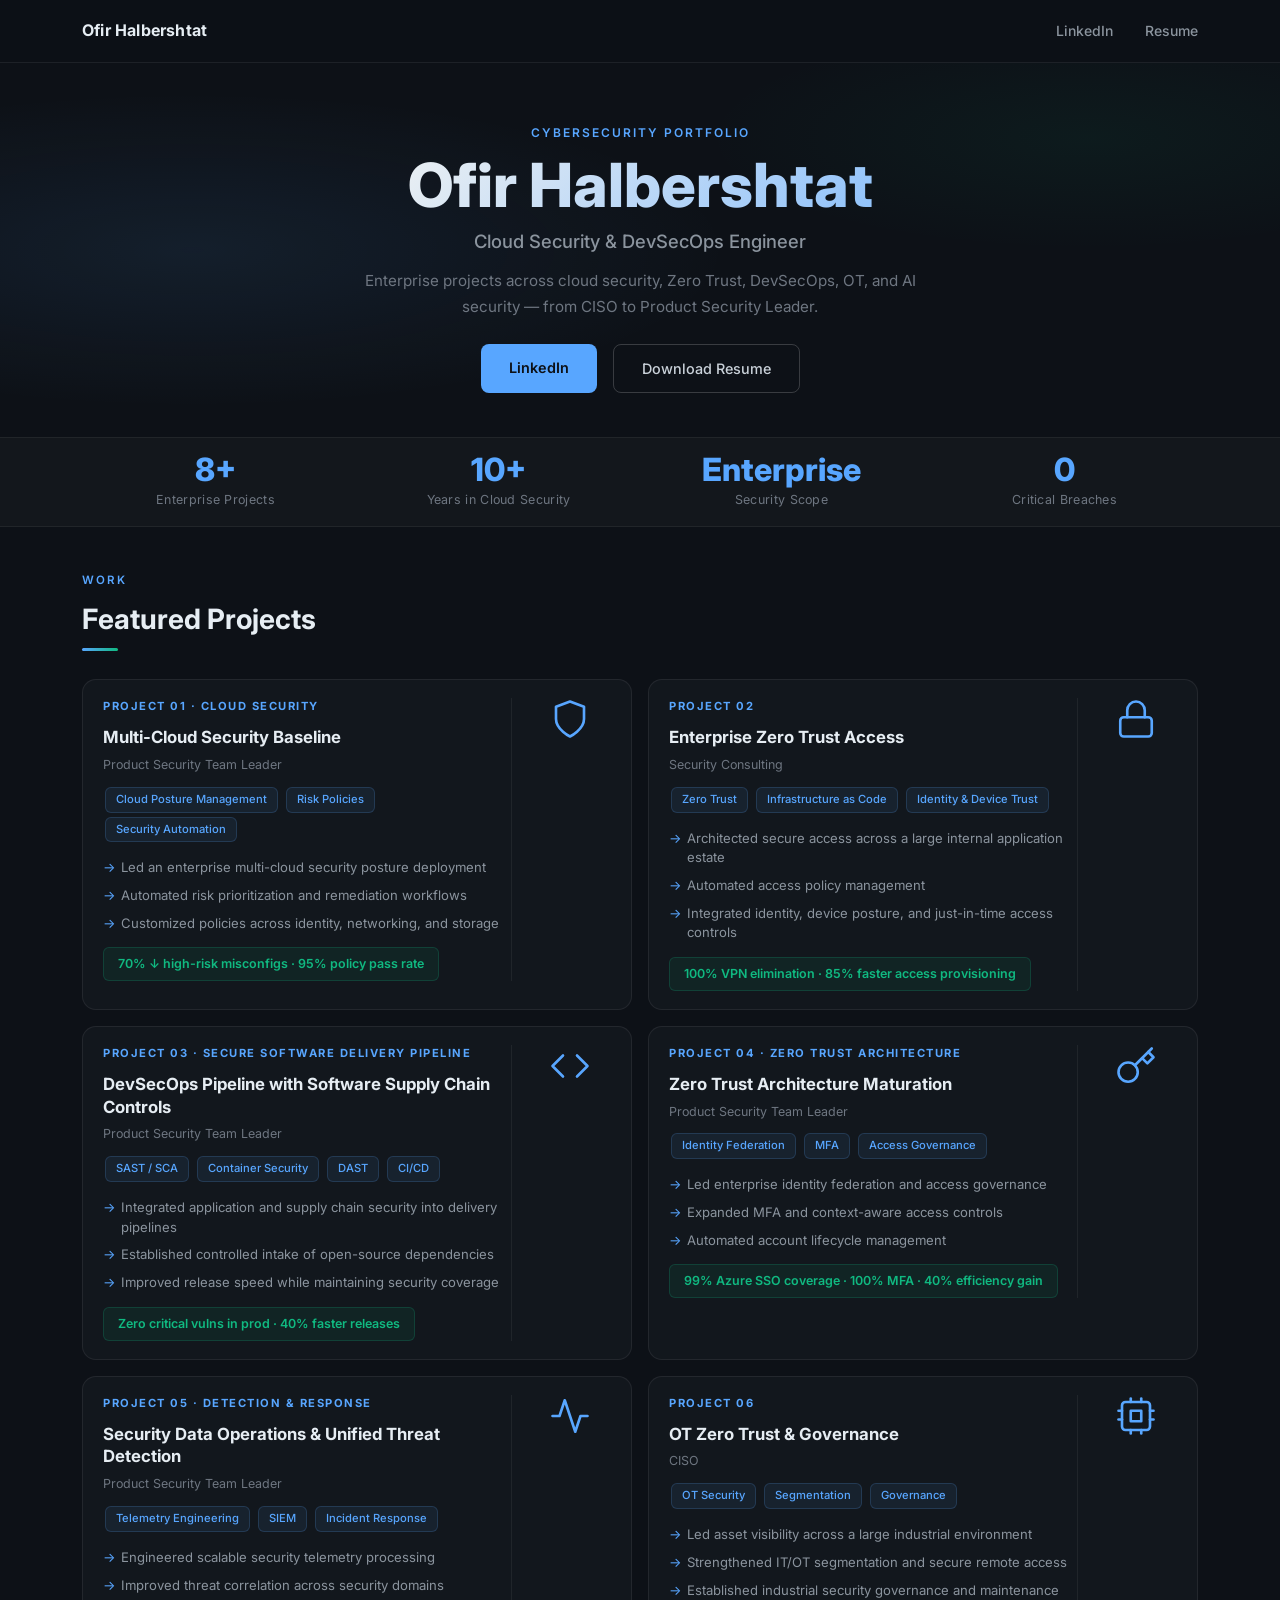
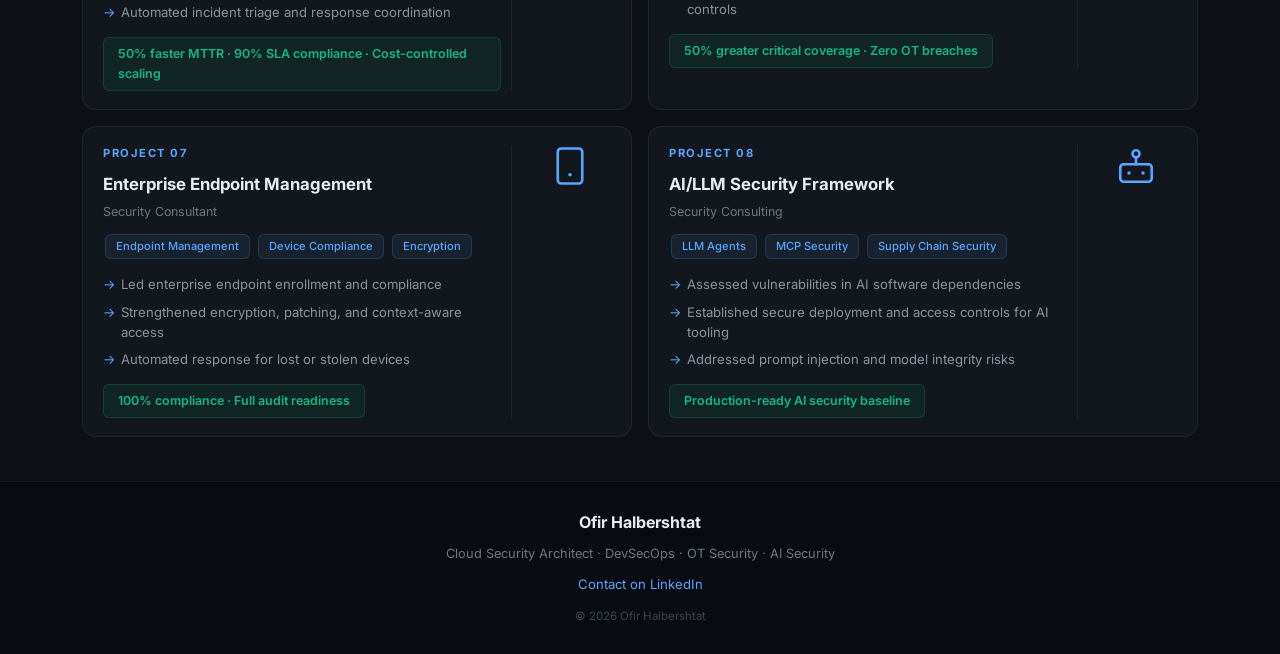
<file: index.html>
<!DOCTYPE html>

<html lang="en">
<head>
<meta charset="utf-8"/>
<meta content="width=device-width, initial-scale=1.0" name="viewport"/>
<title>Ofir Halbershtat | Cybersecurity Portfolio</title>
<link href="assets/bootstrap.min.css" rel="stylesheet"/>
<link href="https://fonts.googleapis.com/css2?family=Inter:wght@300;400;500;600;700;800&amp;display=swap" rel="stylesheet"/>
<link href="index.css" rel="stylesheet"/>
<link href="assets/fav.ico" rel="icon" type="image/x-icon"/>
</head>
<body>
<!-- Nav -->
<nav class="top-nav">
<div class="container d-flex justify-content-between align-items-center">
<span class="nav-name">Ofir Halbershtat</span>
<div class="nav-links">
<a href="https://linkedin.com/in/ofir-halbershtat" rel="noopener" target="_blank">LinkedIn</a>
<a href="OfirHalbershtatCV.pdf">Resume</a>
</div>
</div>
</nav>
<!-- Hero -->
<section class="hero text-center">
<div class="container hero-inner">
<div class="hero-eyebrow">Cybersecurity Portfolio</div>
<div class="hero-name">Ofir Halbershtat</div>
<div class="hero-title">Cloud Security &amp; DevSecOps Engineer</div>
<p class="hero-desc">Enterprise projects across cloud security, Zero Trust, DevSecOps, OT, and AI security — from CISO to Product Security Leader.</p>
<div class="d-flex gap-3 justify-content-center flex-wrap">
<a class="btn-primary-c" href="https://linkedin.com/in/ofir-halbershtat" rel="noopener" target="_blank">LinkedIn</a>
<a class="btn-outline-c" href="OfirHalbershtatCV.pdf">Download Resume</a>
</div>
</div>
</section>
<!-- Stats -->
<div class="stats-bar">
<div class="container">
<div class="row g-3 text-center">
<div class="col-6 col-md-3">
<div class="stat-number">8+</div>
<div class="stat-label">Enterprise Projects</div>
</div>
<div class="col-6 col-md-3">
<div class="stat-number">10+</div>
<div class="stat-label">Years in Cloud Security</div>
</div>
<div class="col-6 col-md-3">
<div class="stat-number">Enterprise</div>
<div class="stat-label">Security Scope</div>
</div>
<div class="col-6 col-md-3">
<div class="stat-number">0</div>
<div class="stat-label">Critical Breaches</div>
</div>
</div>
</div>
</div>
<!-- Projects -->
<section class="projects-section">
<div class="container">
<div class="section-eyebrow">Work</div>
<div class="section-title">Featured Projects</div>
<div class="section-line"></div>
<div class="row g-3">
<!-- 1 -->
<div class="col-lg-6 col-md-6">
<a class="card-link" href="proj1.html">
<div class="project-card">
<div class="card-inner">
<div class="card-row">
<div class="card-left">
<div class="card-num">Project 01 · Cloud Security</div>
<div class="card-title">Multi-Cloud Security Baseline</div>
<div class="card-meta">Product Security Team Leader</div>
<div>




<span class="tool-badge">Cloud Posture Management</span> <span class="tool-badge">Risk Policies</span> <span class="tool-badge">Security Automation</span> </div>
<ul class="card-bullets">
<li>Led an enterprise multi-cloud security posture deployment</li>
<li>Automated risk prioritization and remediation workflows</li>
<li>Customized policies across identity, networking, and storage</li>
</ul>
<span class="metric-pill">70% ↓ high-risk misconfigs · 95% policy pass rate</span>
</div>
<div class="card-icons">
<div class="card-domain-icon">
<svg fill="none" stroke="currentColor" stroke-linecap="round" stroke-linejoin="round" stroke-width="1.5" viewbox="0 0 24 24" xmlns="http://www.w3.org/2000/svg"><path d="M12 22s8-4 8-10V5l-8-3-8 3v7c0 6 8 10 8 10z"></path></svg>
</div>

</div>
</div>
</div>
</div>
</a>
</div>
<!-- 2 -->
<div class="col-lg-6 col-md-6">
<a class="card-link" href="proj2.html">
<div class="project-card">
<div class="card-inner">
<div class="card-row">
<div class="card-left">
<div class="card-num">Project 02</div>
<div class="card-title">Enterprise Zero Trust Access</div>
<div class="card-meta">Security Consulting</div>
<div>




<span class="tool-badge">Zero Trust</span> <span class="tool-badge">Infrastructure as Code</span> <span class="tool-badge">Identity &amp; Device Trust</span> </div>
<ul class="card-bullets">
<li>Architected secure access across a large internal application estate</li>
<li>Automated access policy management</li>
<li>Integrated identity, device posture, and just-in-time access controls</li>
</ul>
<span class="metric-pill">100% VPN elimination · 85% faster access provisioning</span>
</div>
<div class="card-icons">
<div class="card-domain-icon">
<svg fill="none" stroke="currentColor" stroke-linecap="round" stroke-linejoin="round" stroke-width="1.5" viewbox="0 0 24 24" xmlns="http://www.w3.org/2000/svg"><rect height="11" rx="2" ry="2" width="18" x="3" y="11"></rect><path d="M7 11V7a5 5 0 0 1 10 0v4"></path></svg>
</div>

</div>
</div>
</div>
</div>
</a>
</div>
<!-- 3 -->
<div class="col-lg-6 col-md-6">
<a class="card-link" href="proj3.html">
<div class="project-card">
<div class="card-inner">
<div class="card-row">
<div class="card-left">
<div class="card-num">Project 03 · Secure Software Delivery Pipeline</div>
<div class="card-title">DevSecOps Pipeline with Software Supply Chain Controls</div>
<div class="card-meta">Product Security Team Leader</div>
<div>






<span class="tool-badge">SAST / SCA</span> <span class="tool-badge">Container Security</span> <span class="tool-badge">DAST</span> <span class="tool-badge">CI/CD</span> </div>
<ul class="card-bullets">
<li>Integrated application and supply chain security into delivery pipelines</li>
<li>Established controlled intake of open-source dependencies</li>
<li>Improved release speed while maintaining security coverage</li>
</ul>
<span class="metric-pill">Zero critical vulns in prod · 40% faster releases</span>
</div>
<div class="card-icons">
<div class="card-domain-icon">
<svg fill="none" stroke="currentColor" stroke-linecap="round" stroke-linejoin="round" stroke-width="1.5" viewbox="0 0 24 24" xmlns="http://www.w3.org/2000/svg"><polyline points="16 18 22 12 16 6"></polyline><polyline points="8 6 2 12 8 18"></polyline></svg>
</div>

</div>
</div>
</div>
</div>
</a>
</div>
<!-- 4 -->
<div class="col-lg-6 col-md-6">
<a class="card-link" href="proj4.html">
<div class="project-card">
<div class="card-inner">
<div class="card-row">
<div class="card-left">
<div class="card-num">Project 04 · Zero Trust Architecture</div>
<div class="card-title">Zero Trust Architecture Maturation</div>
<div class="card-meta">Product Security Team Leader</div>
<div>





<span class="tool-badge">Identity Federation</span> <span class="tool-badge">MFA</span> <span class="tool-badge">Access Governance</span> </div>
<ul class="card-bullets">
<li>Led enterprise identity federation and access governance</li>
<li>Expanded MFA and context-aware access controls</li>
<li>Automated account lifecycle management</li>
</ul>
<span class="metric-pill">99% Azure SSO coverage · 100% MFA · 40% efficiency gain</span>
</div>
<div class="card-icons">
<div class="card-domain-icon">
<svg fill="none" stroke="currentColor" stroke-linecap="round" stroke-linejoin="round" stroke-width="1.5" viewbox="0 0 24 24" xmlns="http://www.w3.org/2000/svg"><circle cx="7.5" cy="15.5" r="5.5"></circle><path d="M21 2l-9.6 9.6"></path><path d="M15.5 7.5l3 3L22 7l-3-3"></path></svg>
</div>

</div>
</div>
</div>
</div>
</a>
</div>
<!-- 5 — UPDATED -->
<div class="col-lg-6 col-md-6">
<a class="card-link" href="proj5.html">
<div class="project-card">
<div class="card-inner">
<div class="card-row">
<div class="card-left">
<div class="card-num">Project 05 · Detection &amp; Response</div>
<div class="card-title">Security Data Operations &amp; Unified Threat Detection</div>
<div class="card-meta">Product Security Team Leader</div>
<div>




<span class="tool-badge">Telemetry Engineering</span> <span class="tool-badge">SIEM</span> <span class="tool-badge">Incident Response</span> </div>
<ul class="card-bullets">
<li>Engineered scalable security telemetry processing</li>
<li>Improved threat correlation across security domains</li>
<li>Automated incident triage and response coordination</li>
</ul>
<span class="metric-pill">50% faster MTTR · 90% SLA compliance · Cost-controlled scaling</span>
</div>
<div class="card-icons">
<div class="card-domain-icon">
<!-- Activity pulse = SIEM / Detection -->
<svg fill="none" stroke="currentColor" stroke-linecap="round" stroke-linejoin="round" stroke-width="1.5" viewbox="0 0 24 24" xmlns="http://www.w3.org/2000/svg"><polyline points="22 12 18 12 15 21 9 3 6 12 2 12"></polyline></svg>
</div>

</div>
</div>
</div>
</div>
</a>
</div>
<!-- 6 -->
<div class="col-lg-6 col-md-6">
<a class="card-link" href="proj6.html">
<div class="project-card">
<div class="card-inner">
<div class="card-row">
<div class="card-left">
<div class="card-num">Project 06</div>
<div class="card-title">OT Zero Trust &amp; Governance</div>
<div class="card-meta">CISO</div>
<div>



<span class="tool-badge">OT Security</span> <span class="tool-badge">Segmentation</span> <span class="tool-badge">Governance</span> </div>
<ul class="card-bullets">
<li>Led asset visibility across a large industrial environment</li>
<li>Strengthened IT/OT segmentation and secure remote access</li>
<li>Established industrial security governance and maintenance controls</li>
</ul>
<span class="metric-pill">50% greater critical coverage · Zero OT breaches</span>
</div>
<div class="card-icons">
<div class="card-domain-icon">
<!-- CPU chip = OT / Industrial Security -->
<svg fill="none" stroke="currentColor" stroke-linecap="round" stroke-linejoin="round" stroke-width="1.5" viewbox="0 0 24 24" xmlns="http://www.w3.org/2000/svg"><rect height="16" rx="2" width="16" x="4" y="4"></rect><rect height="6" width="6" x="9" y="9"></rect><line x1="9" x2="9" y1="2" y2="4"></line><line x1="15" x2="15" y1="2" y2="4"></line><line x1="9" x2="9" y1="20" y2="22"></line><line x1="15" x2="15" y1="20" y2="22"></line><line x1="20" x2="22" y1="9" y2="9"></line><line x1="20" x2="22" y1="14" y2="14"></line><line x1="2" x2="4" y1="9" y2="9"></line><line x1="2" x2="4" y1="14" y2="14"></line></svg>
</div>

</div>
</div>
</div>
</div>
</a>
</div>
<!-- 7 -->
<div class="col-lg-6 col-md-6">
<a class="card-link" href="proj7.html">
<div class="project-card">
<div class="card-inner">
<div class="card-row">
<div class="card-left">
<div class="card-num">Project 07</div>
<div class="card-title">Enterprise Endpoint Management</div>
<div class="card-meta">Security Consultant</div>
<div>



<span class="tool-badge">Endpoint Management</span> <span class="tool-badge">Device Compliance</span> <span class="tool-badge">Encryption</span> </div>
<ul class="card-bullets">
<li>Led enterprise endpoint enrollment and compliance</li>
<li>Strengthened encryption, patching, and context-aware access</li>
<li>Automated response for lost or stolen devices</li>
</ul>
<span class="metric-pill">100% compliance · Full audit readiness</span>
</div>
<div class="card-icons">
<div class="card-domain-icon">
<!-- Smartphone = MDM / Device Management -->
<svg fill="none" stroke="currentColor" stroke-linecap="round" stroke-linejoin="round" stroke-width="1.5" viewbox="0 0 24 24" xmlns="http://www.w3.org/2000/svg"><rect height="20" rx="2" ry="2" width="14" x="5" y="2"></rect><circle cx="12" cy="17" fill="currentColor" r="1" stroke="none"></circle></svg>
</div>

</div>
</div>
</div>
</div>
</a>
</div>
<!-- 8 -->
<div class="col-lg-6 col-md-6">
<a class="card-link" href="proj8.html">
<div class="project-card">
<div class="card-inner">
<div class="card-row">
<div class="card-left">
<div class="card-num">Project 08</div>
<div class="card-title">AI/LLM Security Framework</div>
<div class="card-meta">Security Consulting</div>
<div>



<span class="tool-badge">LLM Agents</span> <span class="tool-badge">MCP Security</span> <span class="tool-badge">Supply Chain Security</span> </div>
<ul class="card-bullets">
<li>Assessed vulnerabilities in AI software dependencies</li>
<li>Established secure deployment and access controls for AI tooling</li>
<li>Addressed prompt injection and model integrity risks</li>
</ul>
<span class="metric-pill">Production-ready AI security baseline</span>
</div>
<div class="card-icons">
<div class="card-domain-icon">
<!-- Bot/AI head = AI/LLM Security -->
<svg fill="none" stroke="currentColor" stroke-linecap="round" stroke-linejoin="round" stroke-width="1.5" viewbox="0 0 24 24" xmlns="http://www.w3.org/2000/svg"><rect height="10" rx="2" width="18" x="3" y="11"></rect><circle cx="12" cy="5" r="2"></circle><path d="M12 7v4"></path><circle cx="8" cy="16" fill="currentColor" r="1" stroke="none"></circle><circle cx="16" cy="16" fill="currentColor" r="1" stroke="none"></circle></svg>
</div>

</div>
</div>
</div>
</div>
</a>
</div>
</div>
</div>
</section>
<!-- Footer -->
<footer class="text-center">
<div class="container">
<div class="footer-name">Ofir Halbershtat</div>
<div class="footer-sub">Cloud Security Architect · DevSecOps · OT Security · AI Security</div>
<div class="footer-contact"><a href="https://linkedin.com/in/ofir-halbershtat" rel="noopener" target="_blank">Contact on LinkedIn</a></div>
<div class="footer-copy">© 2026 Ofir Halbershtat</div>
</div>
</footer>
<script src="assets/bootstrap.bundle.min.js"></script>
</body>
</html>
</file>
<file: index.css>
*, *::before, *::after { box-sizing: border-box; margin: 0; padding: 0; }

body {
    font-family: 'Inter', sans-serif;
    background: #0d1117;
    color: #e6edf3;
    line-height: 1.6;
}

/* ── Nav ── */
.top-nav {
    background: rgba(13, 17, 23, 0.9);
    -webkit-backdrop-filter: blur(12px);
    backdrop-filter: blur(12px);
    border-bottom: 1px solid rgba(255,255,255,0.07);
    padding: 18px 0;
    position: sticky;
    top: 0;
    z-index: 100;
}
.nav-name {
    font-weight: 700;
    font-size: 1rem;
    color: #e6edf3;
    letter-spacing: 0.2px;
}
.nav-links a {
    color: #8b949e;
    text-decoration: none;
    margin-left: 28px;
    font-size: 0.875rem;
    font-weight: 500;
    transition: color 0.2s;
}
.nav-links a:hover { color: #58a6ff; }

/* ── Hero ── */
.hero {
    padding: 60px 0 44px;
    position: relative;
    overflow: hidden;
    background: #0d1117;
}
.hero::before {
    content: '';
    position: absolute;
    inset: 0;
    background:
        radial-gradient(ellipse 60% 60% at 15% 50%, rgba(88,166,255,0.09) 0%, transparent 70%),
        radial-gradient(ellipse 50% 50% at 85% 20%, rgba(16,185,129,0.06) 0%, transparent 60%);
    pointer-events: none;
}
.hero-inner { position: relative; z-index: 1; }

.hero-eyebrow {
    font-size: 0.75rem;
    font-weight: 600;
    letter-spacing: 2px;
    text-transform: uppercase;
    color: #58a6ff;
    margin-bottom: 10px;
}
.hero-name {
    font-size: clamp(2.4rem, 5vw, 3.8rem);
    font-weight: 800;
    line-height: 1.1;
    background: linear-gradient(135deg, #e6edf3 30%, #58a6ff 100%);
    -webkit-background-clip: text;
    -webkit-text-fill-color: transparent;
    background-clip: text;
    margin-bottom: 8px;
}
.hero-title {
    font-size: 1.15rem;
    font-weight: 500;
    color: #8b949e;
    margin-bottom: 12px;
}
.hero-desc {
    font-size: 0.95rem;
    color: #6e7681;
    max-width: 560px;
    margin: 0 auto 24px;
    line-height: 1.7;
}
.btn-primary-c {
    background: #58a6ff;
    color: #0d1117;
    border: none;
    padding: 12px 28px;
    border-radius: 8px;
    font-size: 0.9rem;
    font-weight: 600;
    text-decoration: none;
    display: inline-block;
    transition: background 0.2s, transform 0.2s;
}
.btn-primary-c:hover { background: #79bcff; transform: translateY(-1px); color: #0d1117; }
.btn-outline-c {
    border: 1px solid rgba(255,255,255,0.18);
    color: #c9d1d9;
    padding: 12px 28px;
    border-radius: 8px;
    font-size: 0.9rem;
    font-weight: 500;
    text-decoration: none;
    display: inline-block;
    transition: border-color 0.2s, color 0.2s, transform 0.2s;
}
.btn-outline-c:hover { border-color: #58a6ff; color: #58a6ff; transform: translateY(-1px); }

/* ── Stats Bar ── */
.stats-bar {
    background: rgba(255,255,255,0.025);
    border-top: 1px solid rgba(255,255,255,0.06);
    border-bottom: 1px solid rgba(255,255,255,0.06);
    padding: 16px 0;
}
.stat-number {
    font-size: 2rem;
    font-weight: 800;
    color: #58a6ff;
    line-height: 1;
}
.stat-label {
    font-size: 0.78rem;
    color: #6e7681;
    margin-top: 4px;
    letter-spacing: 0.3px;
}

/* ── Section ── */
.projects-section { padding: 44px 0; }
.section-eyebrow {
    font-size: 0.72rem;
    font-weight: 600;
    letter-spacing: 2px;
    text-transform: uppercase;
    color: #58a6ff;
    margin-bottom: 8px;
}
.section-title {
    font-size: 1.75rem;
    font-weight: 700;
    color: #e6edf3;
    margin-bottom: 6px;
}
.section-line {
    width: 36px;
    height: 3px;
    background: linear-gradient(90deg, #58a6ff, #10b981);
    border-radius: 2px;
    margin-bottom: 28px;
}

/* ── Cards ── */
.card-link { text-decoration: none; display: block; height: 100%; }
.project-card {
    background: rgba(22, 27, 34, 0.7);
    border: 1px solid rgba(255,255,255,0.07);
    border-radius: 14px;
    height: 100%;
    overflow: hidden;
    position: relative;
    transition: border-color 0.3s, transform 0.3s, box-shadow 0.3s;
}
.project-card::after {
    content: '';
    position: absolute;
    top: 0; left: 0; right: 0;
    height: 2px;
    background: linear-gradient(90deg, #58a6ff, #10b981);
    opacity: 0;
    transition: opacity 0.3s;
}
.card-link:hover .project-card {
    border-color: rgba(88,166,255,0.25);
    transform: translateY(-5px);
    box-shadow: 0 24px 48px rgba(0,0,0,0.5), 0 0 0 1px rgba(88,166,255,0.08);
}
.card-link:hover .project-card::after { opacity: 1; }

.card-inner { padding: 18px 20px; }
.card-num {
    font-size: 0.7rem;
    font-weight: 700;
    letter-spacing: 1.5px;
    text-transform: uppercase;
    color: #58a6ff;
    margin-bottom: 10px;
}
.card-title {
    font-size: 1.05rem;
    font-weight: 700;
    color: #e6edf3;
    margin-bottom: 6px;
    line-height: 1.35;
}
.card-meta {
    font-size: 0.78rem;
    color: #6e7681;
    margin-bottom: 10px;
}
.tool-badge {
    background: rgba(88,166,255,0.08);
    color: #58a6ff;
    border: 1px solid rgba(88,166,255,0.18);
    padding: 3px 10px;
    border-radius: 6px;
    font-size: 0.7rem;
    font-weight: 500;
    margin: 2px;
    display: inline-block;
}
.card-bullets {
    list-style: none;
    padding: 0;
    margin: 10px 0 0;
}
.card-bullets li {
    font-size: 0.82rem;
    color: #8b949e;
    padding: 4px 0 4px 18px;
    position: relative;
    line-height: 1.5;
}
.card-bullets li::before {
    content: '→';
    position: absolute;
    left: 0;
    color: #58a6ff;
}
.metric-pill {
    display: inline-block;
    margin-top: 10px;
    font-size: 0.78rem;
    font-weight: 600;
    color: #10b981;
    background: rgba(16,185,129,0.08);
    border: 1px solid rgba(16,185,129,0.2);
    border-radius: 6px;
    padding: 6px 14px;
}

/* ── Card icon column ── */
.card-row { display: flex; align-items: stretch; }
.card-left { flex: 1; min-width: 0; }
.card-icons {
    width: 100px;
    flex-shrink: 0;
    display: flex;
    flex-direction: column;
    justify-content: space-between;
    align-items: center;
    padding-left: 16px;
    margin-left: 10px;
    border-left: 1px solid rgba(255,255,255,0.06);
}
.card-domain-icon { color: #58a6ff; }
.card-domain-icon svg { width: 42px; height: 42px; display: block; }
.card-tool-icons { display: flex; flex-direction: column; gap: 10px; align-items: center; }
.card-tool-icons img { width: 36px; height: 36px; opacity: 0.9; display: block; } 
.tool-icon-letter {
    width: 44px; height: 44px;
    background: rgba(88,166,255,0.08);
    border: 1px solid rgba(88,166,255,0.2);
    border-radius: 6px;
    display: flex; align-items: center; justify-content: center;
    font-size: 12px; font-weight: 800; color: #58a6ff; flex-shrink: 0;
}
.tool-icon-letter--wiz { background: #00C2FF; color: #fff; border-color: #00C2FF; }
@media (max-width: 480px) { .card-icons { display: none; } }

/* ── Footer ── */
footer {
    background: #080c12;
    border-top: 1px solid rgba(255,255,255,0.06);
    padding: 28px 0;
}
.footer-name {
    font-size: 1rem;
    font-weight: 700;
    color: #e6edf3;
    margin-bottom: 8px;
}
.footer-sub {
    font-size: 0.8rem;
    color: #6e7681;
    margin-bottom: 10px;
}
.footer-contact {
    font-size: 0.82rem;
    color: #6e7681;
}
.footer-contact a { color: #58a6ff; text-decoration: none; }
.footer-contact a:hover { text-decoration: underline; }
.footer-copy {
    font-size: 0.72rem;
    color: #3d444d;
    margin-top: 12px;
}
</file>
